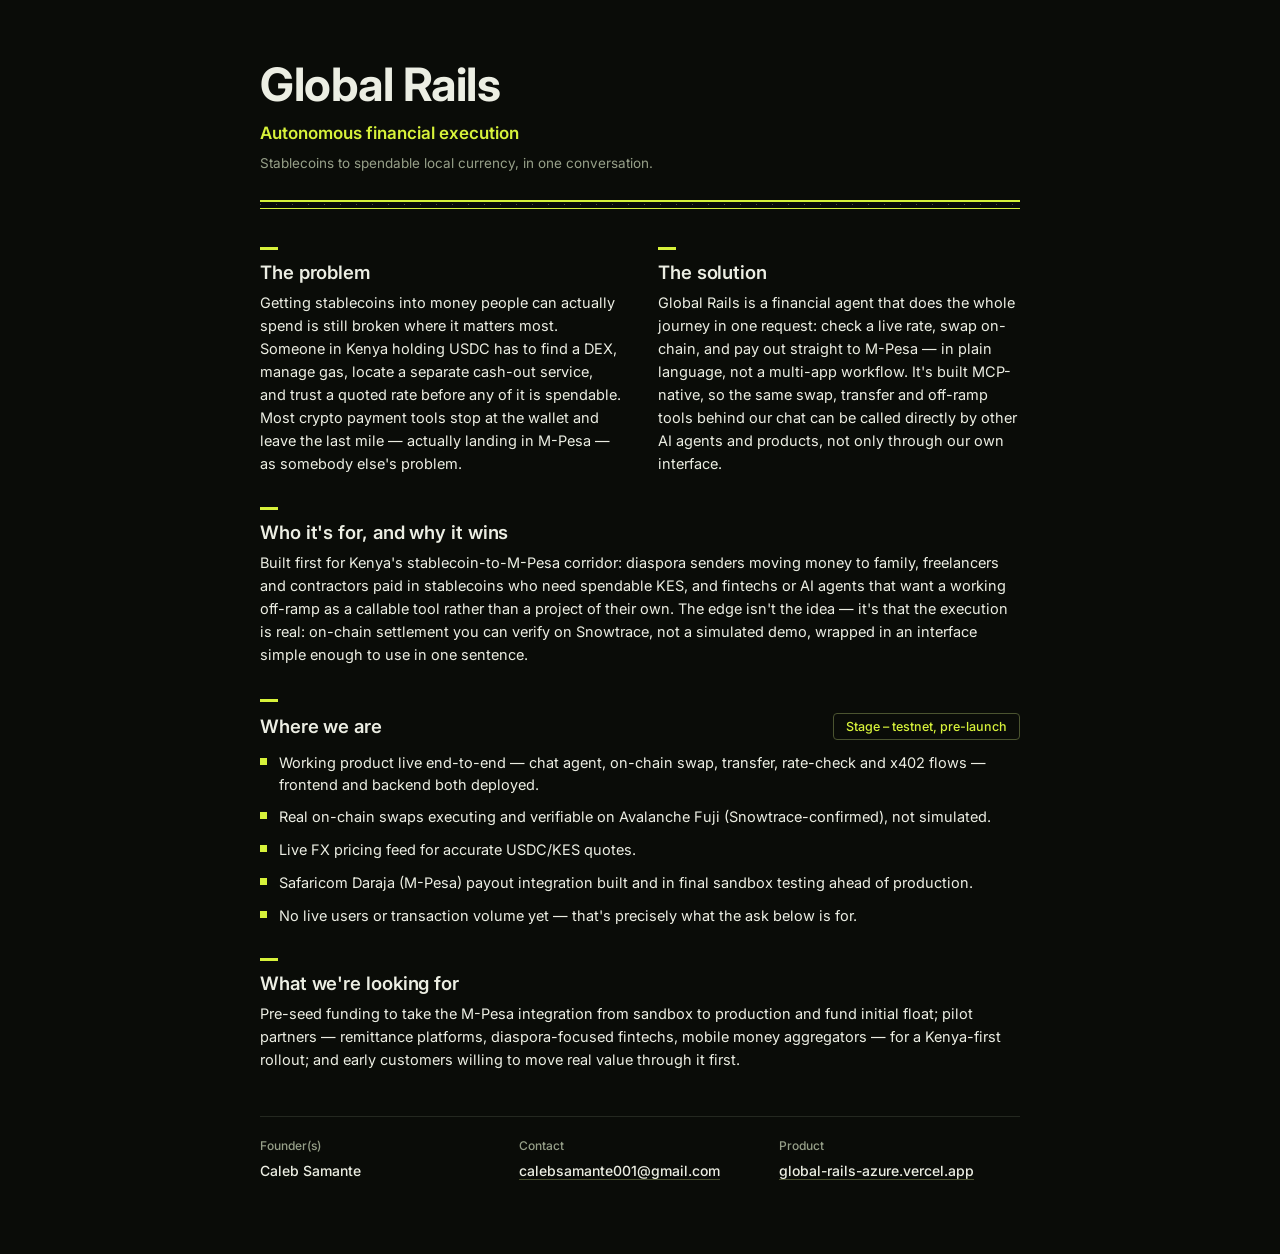
<file: frontend/public/one-pager.html>
<!DOCTYPE html>
<html lang="en">
<head>
<meta charset="UTF-8">
<meta name="viewport" content="width=device-width, initial-scale=1.0">
<title>Global Rails — One-Pager</title>
<link rel="preconnect" href="https://fonts.googleapis.com">
<link rel="preconnect" href="https://fonts.gstatic.com" crossorigin>
<link href="https://fonts.googleapis.com/css2?family=Inter:wght@400;500;600;700&display=swap" rel="stylesheet">
<style>
  :root {
    --bg: #0A0C08;
    --text: #ECEEE3;
    --muted: #97A089;
    --accent: #D7F23A;
    --accent-dim: #4B5430;
    --rule: #242820;
  }
  * { box-sizing: border-box; }
  html, body {
    margin: 0;
    background: var(--bg);
    color: var(--text);
  }
  body {
    font-family: 'Inter', -apple-system, BlinkMacSystemFont, 'Segoe UI', Roboto, sans-serif;
    display: flex;
    justify-content: center;
    padding: 56px 24px 72px;
  }
  .page { max-width: 760px; width: 100%; }

  h1.wordmark {
    font-size: clamp(32px, 6vw, 46px);
    font-weight: 700;
    letter-spacing: -0.01em;
    margin: 0 0 8px;
  }
  .tagline {
    color: var(--accent);
    font-weight: 600;
    font-size: clamp(15px, 2.2vw, 17px);
    margin: 0 0 6px;
  }
  .subline {
    color: var(--muted);
    font-size: 13.5px;
    margin: 0 0 26px;
  }

  .rails {
    position: relative;
    height: 9px;
    margin-bottom: 38px;
    background-image: repeating-linear-gradient(to right, var(--accent-dim) 0 1.4px, transparent 1.4px 16px);
    background-size: 100% 1.4px;
    background-repeat: repeat-x;
    background-position: center;
  }
  .rails::before, .rails::after {
    content: "";
    position: absolute;
    left: 0; right: 0;
    height: 1.6px;
    background: var(--accent);
  }
  .rails::before { top: 0; }
  .rails::after { bottom: 0; }

  .section { margin-bottom: 32px; }
  .mark { width: 18px; height: 3px; background: var(--accent); margin-bottom: 11px; }

  h2 {
    font-size: 18.5px;
    font-weight: 600;
    margin: 0 0 9px;
    letter-spacing: -0.005em;
  }
  p { font-size: 14.5px; line-height: 1.58; margin: 0; color: var(--text); }

  .cols {
    display: grid;
    grid-template-columns: 1fr 1fr;
    gap: 36px;
  }
  @media (max-width: 620px) {
    .cols { grid-template-columns: 1fr; gap: 28px; }
  }

  .stage-row {
    display: flex;
    align-items: center;
    justify-content: space-between;
    flex-wrap: wrap;
    gap: 10px;
    margin-bottom: 9px;
  }
  .stage-row h2 { margin: 0; }
  .badge {
    display: inline-block;
    border: 1px solid var(--accent-dim);
    border-radius: 4px;
    color: var(--accent);
    font-size: 12.5px;
    font-weight: 500;
    padding: 5px 12px;
    white-space: nowrap;
  }

  ul.checklist {
    list-style: none;
    margin: 12px 0 0;
    padding: 0;
    display: flex;
    flex-direction: column;
    gap: 11px;
  }
  ul.checklist li {
    position: relative;
    padding-left: 19px;
    font-size: 14.5px;
    line-height: 1.5;
  }
  ul.checklist li::before {
    content: "";
    position: absolute;
    left: 0; top: 6px;
    width: 7px; height: 7px;
    background: var(--accent);
  }

  footer {
    border-top: 1px solid var(--rule);
    margin-top: 44px;
    padding-top: 20px;
    display: grid;
    grid-template-columns: repeat(3, 1fr);
    gap: 18px;
  }
  @media (max-width: 620px) {
    footer { grid-template-columns: 1fr; gap: 16px; }
  }
  .f-label { color: var(--muted); font-size: 12px; font-weight: 500; margin: 0 0 4px; }
  .f-val { color: var(--text); font-size: 14px; font-weight: 500; margin: 0; word-break: break-word; }
  .f-val a { color: var(--text); text-decoration: none; border-bottom: 1px solid var(--accent-dim); }
  .f-val a:hover { border-bottom-color: var(--accent); }
</style>
</head>
<body>
<div class="page">

  <h1 class="wordmark">Global Rails</h1>
  <p class="tagline">Autonomous financial execution</p>
  <p class="subline">Stablecoins to spendable local currency, in one conversation.</p>
  <div class="rails"></div>

  <div class="section cols">
    <div>
      <div class="mark"></div>
      <h2>The problem</h2>
      <p>Getting stablecoins into money people can actually spend is still broken where it matters most. Someone in Kenya holding USDC has to find a DEX, manage gas, locate a separate cash-out service, and trust a quoted rate before any of it is spendable. Most crypto payment tools stop at the wallet and leave the last mile — actually landing in M-Pesa — as somebody else's problem.</p>
    </div>
    <div>
      <div class="mark"></div>
      <h2>The solution</h2>
      <p>Global Rails is a financial agent that does the whole journey in one request: check a live rate, swap on-chain, and pay out straight to M-Pesa — in plain language, not a multi-app workflow. It's built MCP-native, so the same swap, transfer and off-ramp tools behind our chat can be called directly by other AI agents and products, not only through our own interface.</p>
    </div>
  </div>

  <div class="section">
    <div class="mark"></div>
    <h2>Who it's for, and why it wins</h2>
    <p>Built first for Kenya's stablecoin-to-M-Pesa corridor: diaspora senders moving money to family, freelancers and contractors paid in stablecoins who need spendable KES, and fintechs or AI agents that want a working off-ramp as a callable tool rather than a project of their own. The edge isn't the idea — it's that the execution is real: on-chain settlement you can verify on Snowtrace, not a simulated demo, wrapped in an interface simple enough to use in one sentence.</p>
  </div>

  <div class="section">
    <div class="mark"></div>
    <div class="stage-row">
      <h2>Where we are</h2>
      <span class="badge">Stage – testnet, pre-launch</span>
    </div>
    <ul class="checklist">
      <li>Working product live end-to-end — chat agent, on-chain swap, transfer, rate-check and x402 flows — frontend and backend both deployed.</li>
      <li>Real on-chain swaps executing and verifiable on Avalanche Fuji (Snowtrace-confirmed), not simulated.</li>
      <li>Live FX pricing feed for accurate USDC/KES quotes.</li>
      <li>Safaricom Daraja (M-Pesa) payout integration built and in final sandbox testing ahead of production.</li>
      <li>No live users or transaction volume yet — that's precisely what the ask below is for.</li>
    </ul>
  </div>

  <div class="section" style="margin-bottom:0;">
    <div class="mark"></div>
    <h2>What we're looking for</h2>
    <p>Pre-seed funding to take the M-Pesa integration from sandbox to production and fund initial float; pilot partners — remittance platforms, diaspora-focused fintechs, mobile money aggregators — for a Kenya-first rollout; and early customers willing to move real value through it first.</p>
  </div>

  <footer>
    <div>
      <p class="f-label">Founder(s)</p>
      <p class="f-val">Caleb Samante</p>
    </div>
    <div>
      <p class="f-label">Contact</p>
      <p class="f-val"><a href="mailto:calebsamante001@gmail.com">calebsamante001@gmail.com</a></p>
    </div>
    <div>
      <p class="f-label">Product</p>
      <p class="f-val"><a href="https://global-rails-azure.vercel.app" target="_blank" rel="noopener">global-rails-azure.vercel.app</a></p>
    </div>
  </footer>

</div>
</body>
</html>
</file>
